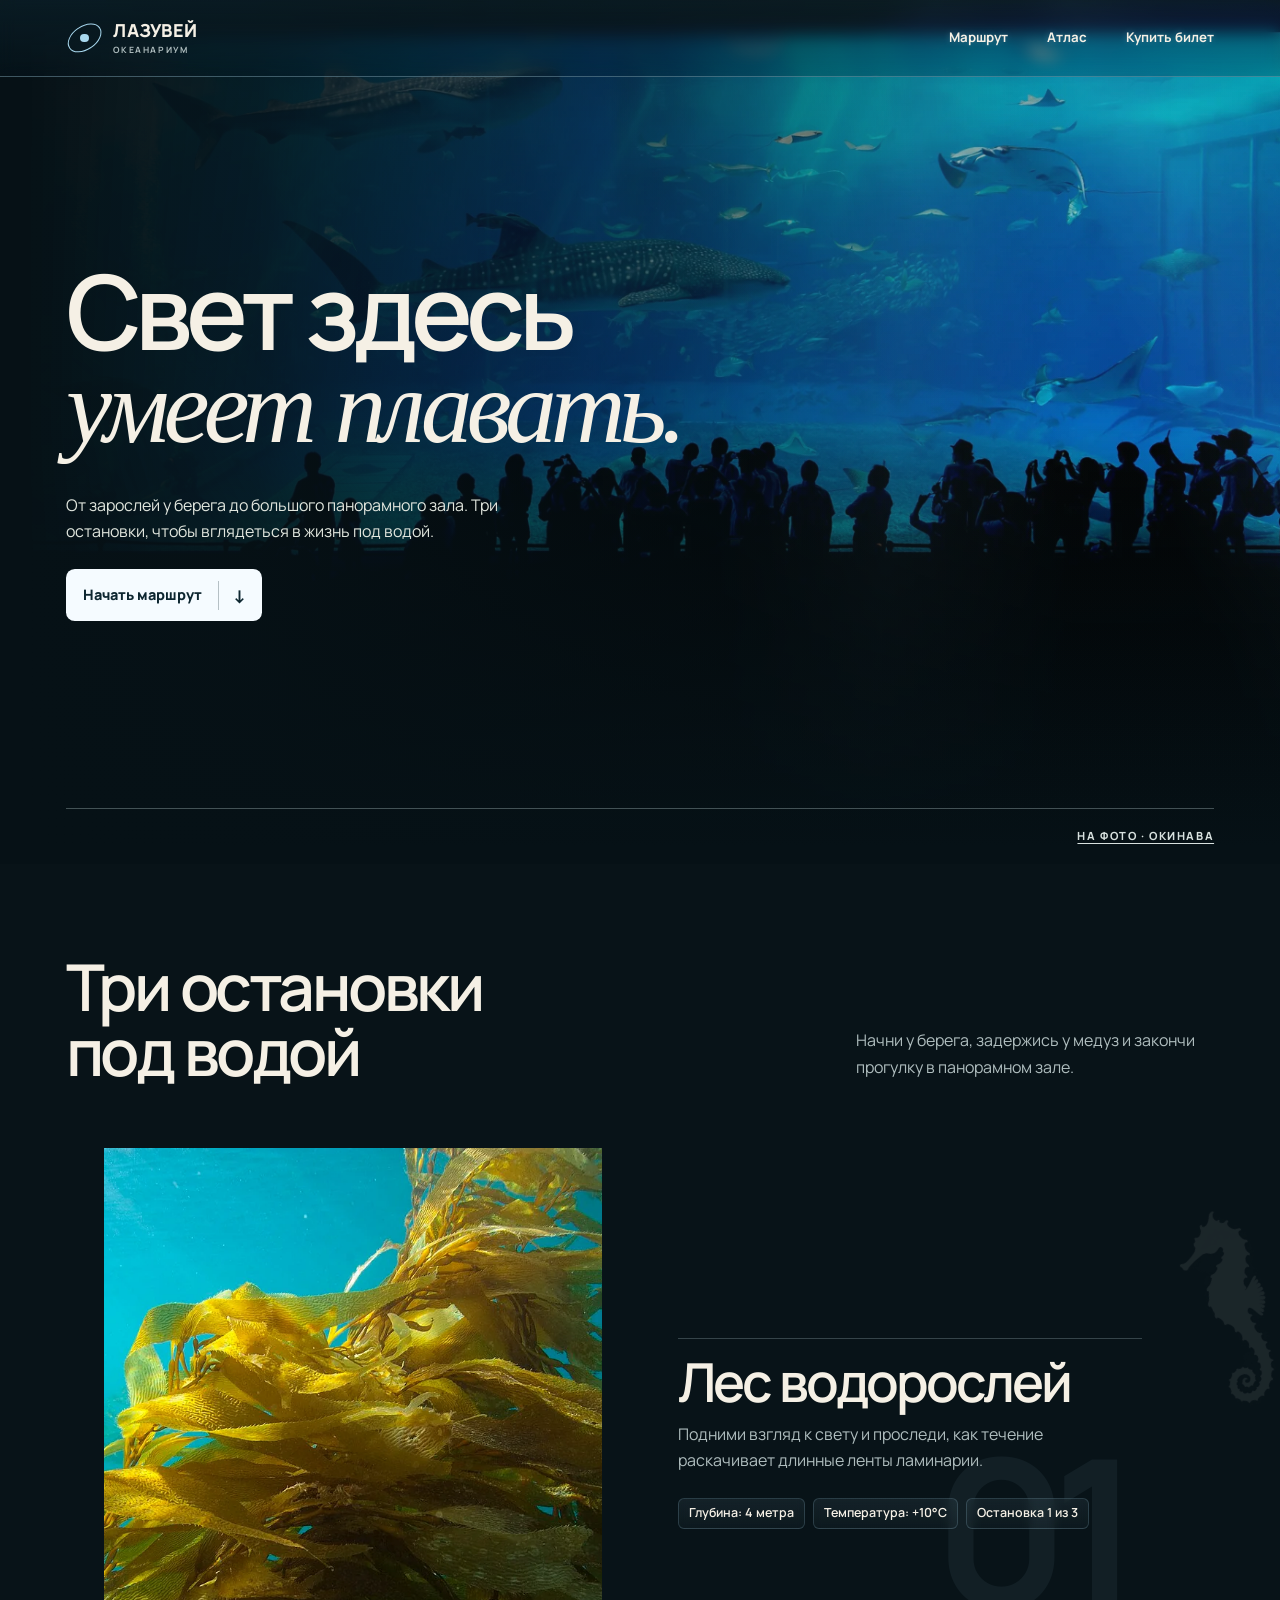
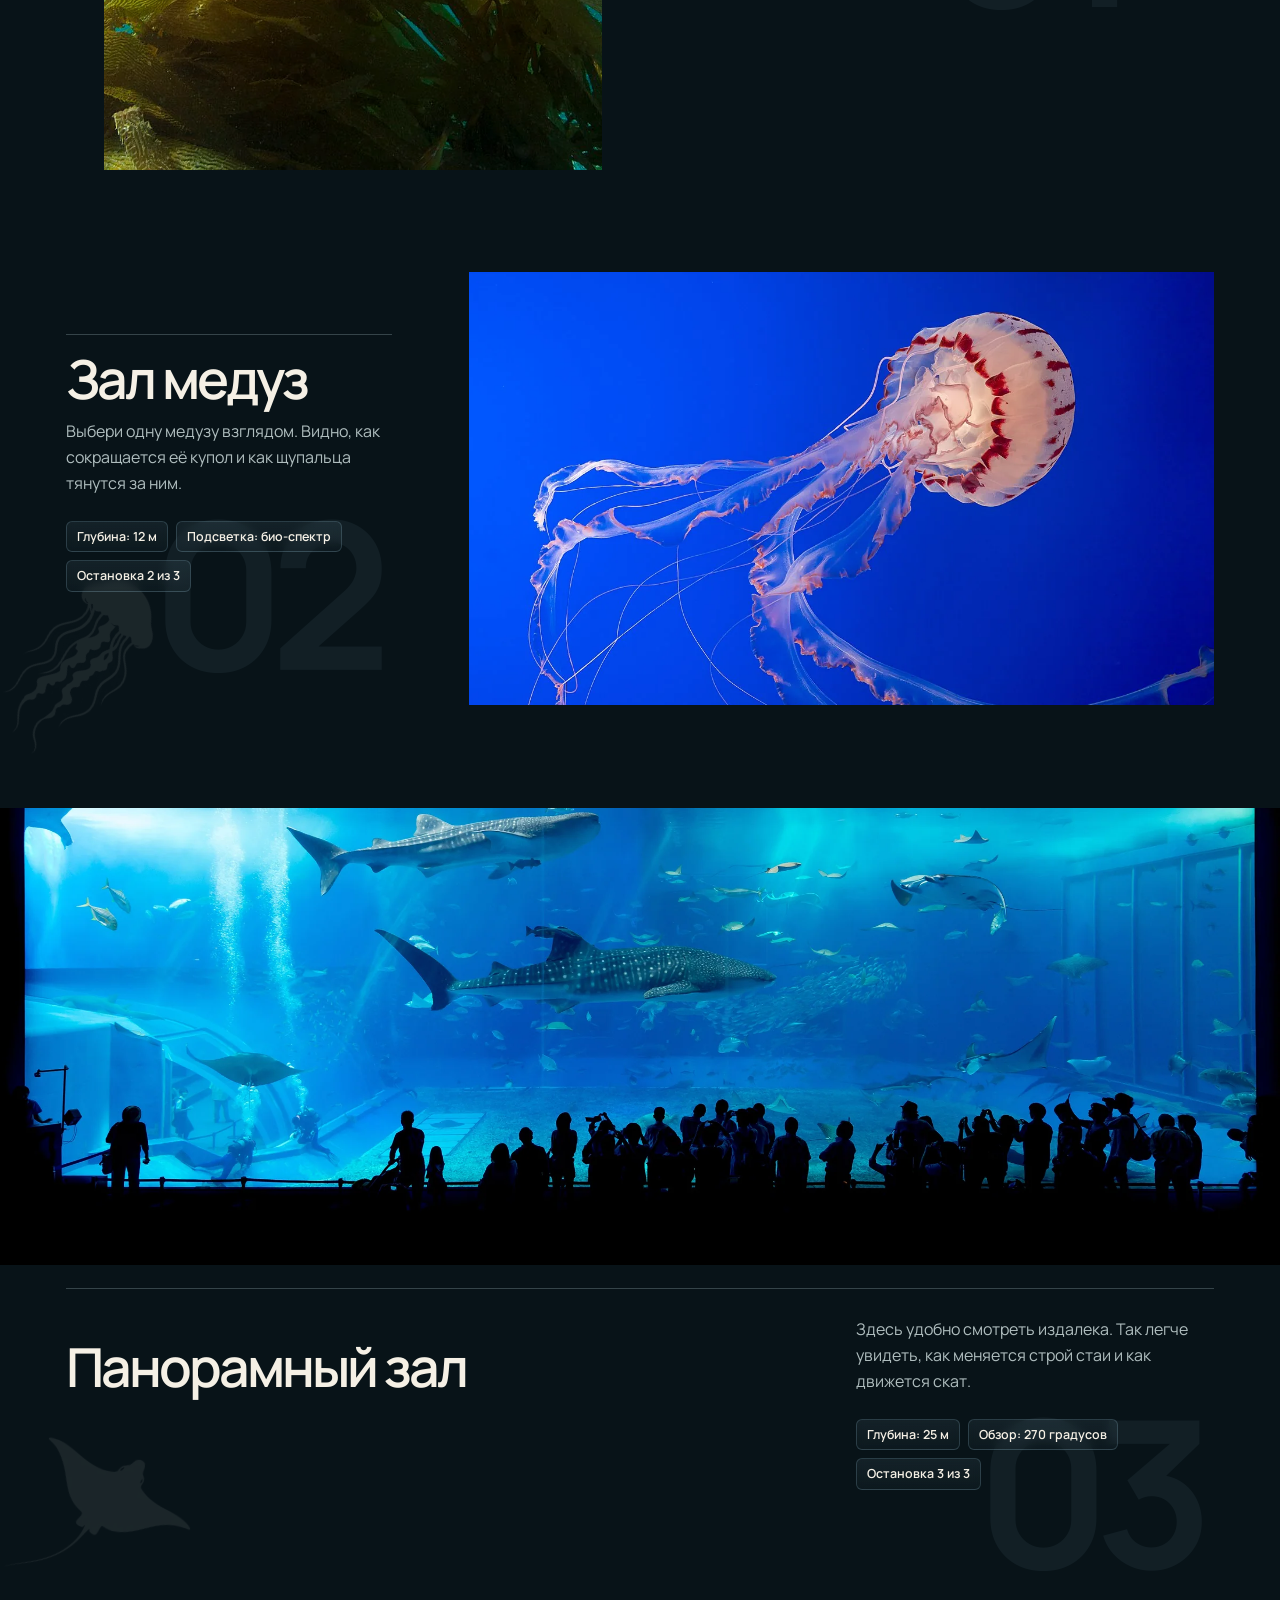
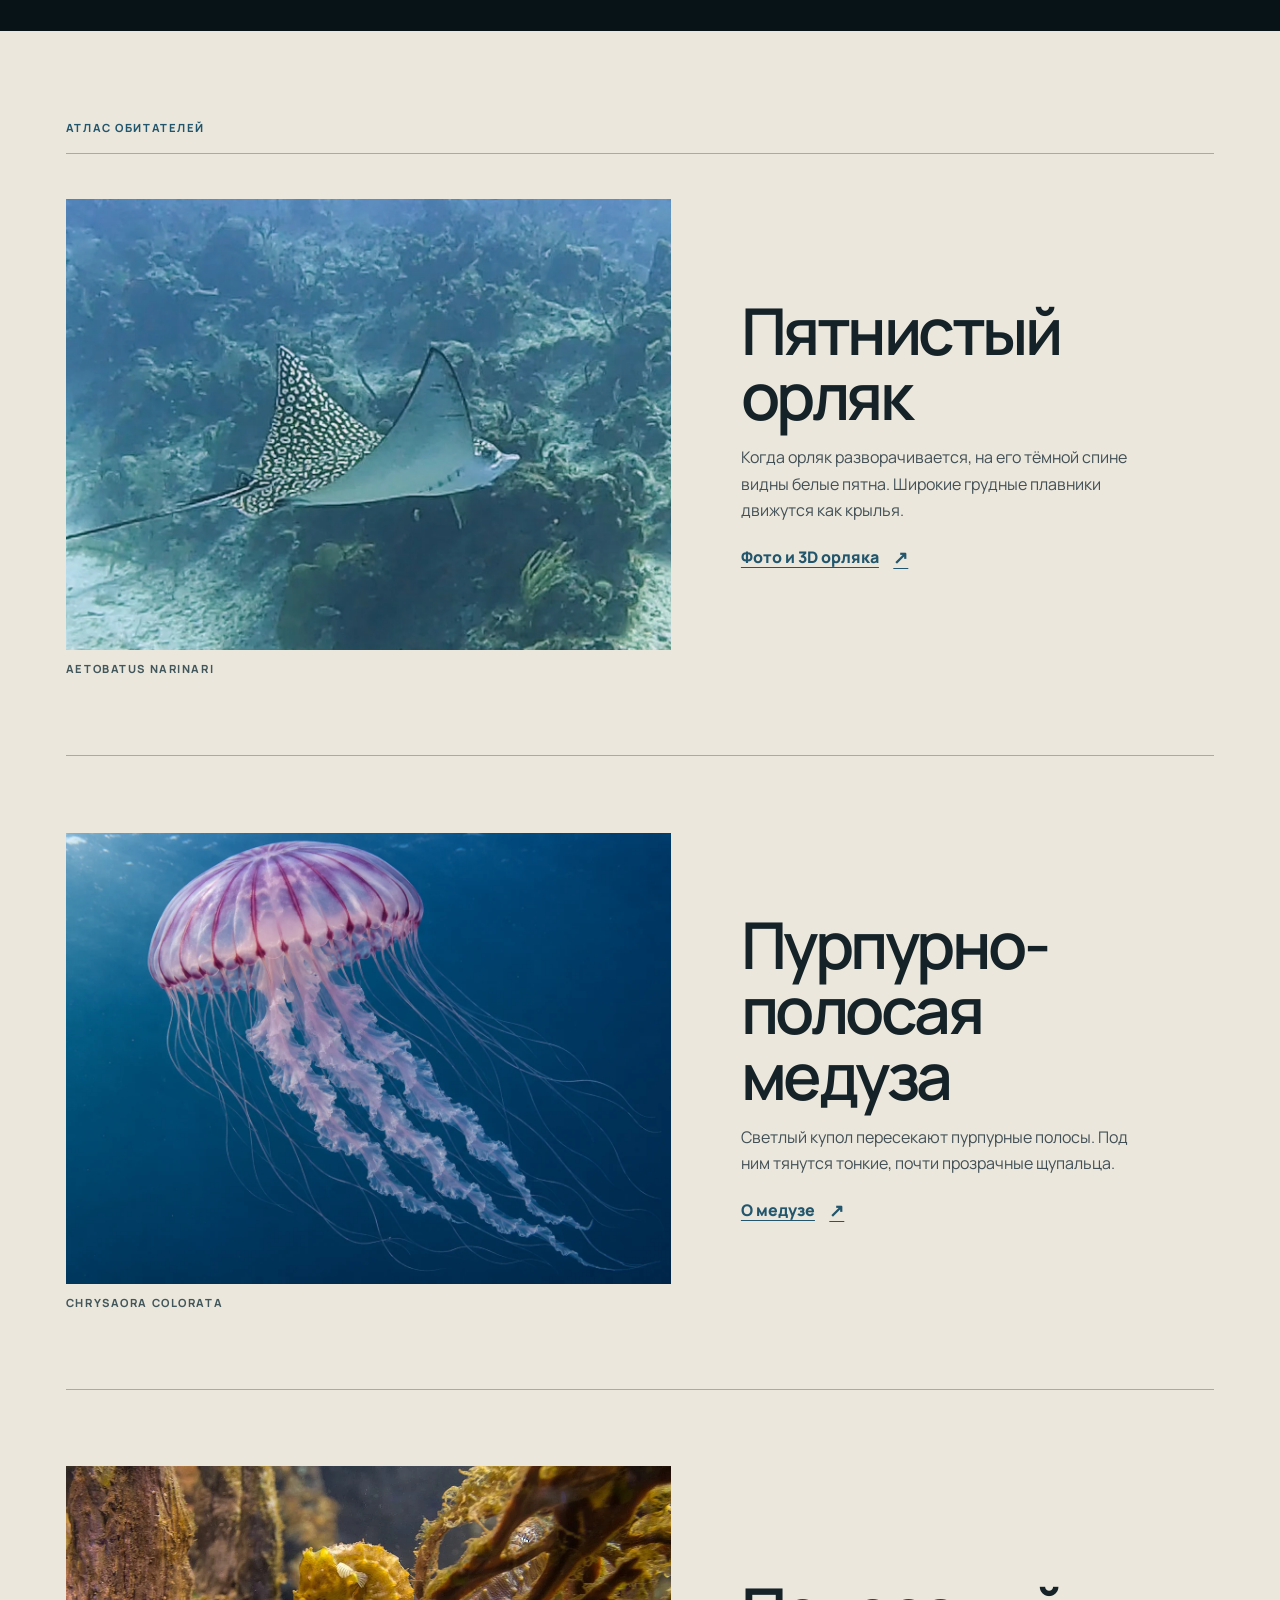
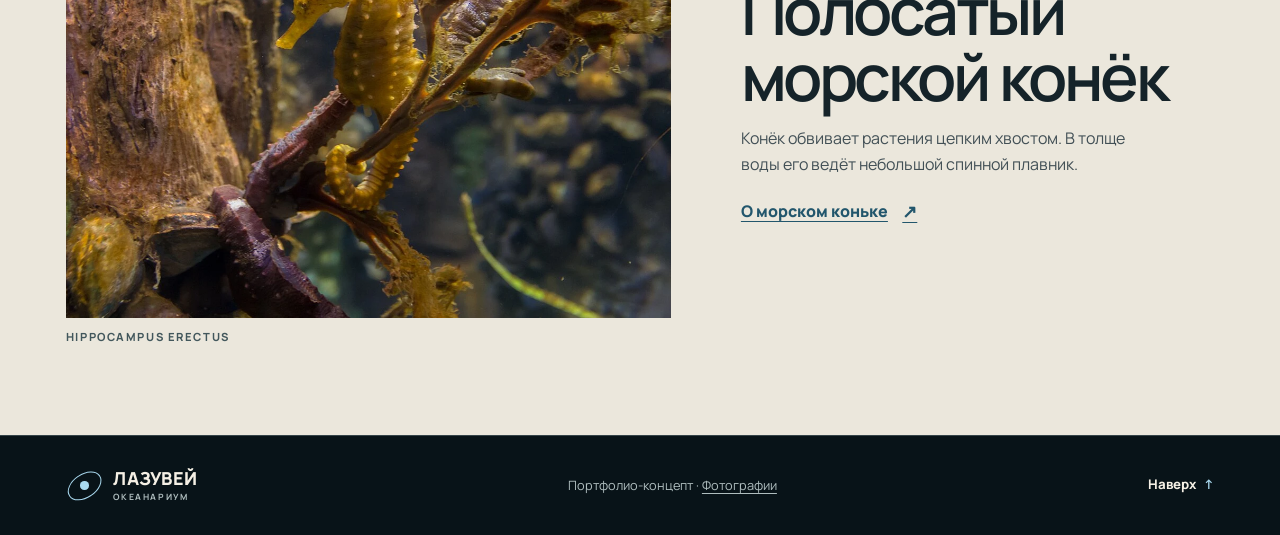
<file: index.html>
<!doctype html>
<html lang="ru">
<head>
  <meta charset="utf-8">
  <meta name="viewport" content="width=device-width, initial-scale=1">
  <meta name="robots" content="noindex">
  <meta name="description" content="«Свет здесь умеет плавать» — цифровая выставка океанариума «Лазувей». Три зала и цифровой атлас обитателей.">
  <meta name="theme-color" content="#081318">
  <title>Свет здесь умеет плавать — океанариум «Лазувей»</title>
  <link rel="icon" href="favicon.svg" type="image/svg+xml">
  <link rel="stylesheet" href="assets/css/style.css">
  <script src="assets/js/hero-motion.js" defer></script>
</head>
<body class="home-page">
  <a class="skip" href="#main">К содержанию</a>
  <header class="site-header" id="top">
    <div class="shell header-inner">
      <a class="brand" href="index.html" aria-label="Лазувей — главная">
        <span class="brand-mark" aria-hidden="true"></span>
        <span>Лазувей<small>Океанариум</small></span>
      </a>
      <nav class="site-nav" id="site-nav" aria-label="Основное меню">
        <a href="#exposition">Маршрут</a>
        <a href="#inhabitants">Атлас</a>
        <a href="tickets.html">Купить билет</a>
      </nav>
    </div>
  </header>

  <main id="main">
    <section class="hero" aria-labelledby="hero-title">
      <button class="skip hero-motion-access" type="button" data-hero-motion hidden>
        <span data-hero-motion-label>Пауза анимации</span>
      </button>
      <div class="hero-scene" aria-hidden="true">
        <canvas class="hero-photo-motion" hidden></canvas>
      </div>
      <div class="hero-water-light" aria-hidden="true"></div>
      <div class="shell hero-inner">
        <div class="hero-copy">
          <h1 id="hero-title">Свет здесь<br><em>умеет плавать.</em></h1>
          <p class="hero-intro">От зарослей у берега до большого панорамного зала. Три остановки, чтобы вглядеться в жизнь под водой.</p>
          <a class="solid-button" href="#exposition">Начать маршрут <span aria-hidden="true">↓</span></a>
        </div>
        <div class="hero-foot label">
          <a href="credits.html">На фото · Окинава</a>
        </div>
      </div>
    </section>

    <section class="exposition" id="exposition" aria-labelledby="exposition-title">
      <div class="shell">
        <div class="section-intro">
          <h2 id="exposition-title">Три остановки<br>под водой</h2>
          <p>Начни у берега, задержись у медуз и закончи прогулку в панорамном зале.</p>
        </div>
        <ol class="rooms" role="list">
          <li class="room room-coast">
            <div class="room-image"><img src="assets/img/kelp.webp" alt="Золотистые ленты гигантских водорослей в бирюзовой воде" width="1280" height="851" loading="lazy"></div>
            <div class="room-copy">
              <h3>Лес водорослей</h3>
              <p>Подними взгляд к свету и проследи, как течение раскачивает длинные ленты ламинарии.</p>
              <ul class="room-facts" role="list">
                <li>Глубина: 4 метра</li>
                <li>Температура: +10°C</li>
                <li>Остановка 1 из 3</li>
              </ul>
              <span class="room-number" aria-hidden="true">01</span>
            </div>
          </li>
          <li class="room room-jelly">
            <div class="room-image"><img src="assets/img/jelly.webp" alt="Розоватый купол медузы и длинные щупальца на синем фоне" width="1280" height="852" loading="lazy"></div>
            <div class="room-copy">
              <h3>Зал медуз</h3>
              <p>Выбери одну медузу взглядом. Видно, как сокращается её купол и как щупальца тянутся за ним.</p>
              <ul class="room-facts" role="list">
                <li>Глубина: 12 м</li>
                <li>Подсветка: био-спектр</li>
                <li>Остановка 2 из 3</li>
              </ul>
              <span class="room-number" aria-hidden="true">02</span>
            </div>
          </li>
          <li class="room room-open">
            <div class="room-image"><img src="assets/img/hero.webp" alt="Силуэты посетителей у большого окна океанариума Тюрауми" width="2400" height="1602" loading="lazy"></div>
            <div class="room-copy">
              <h3>Панорамный зал</h3>
              <p>Здесь удобно смотреть издалека. Так легче увидеть, как меняется строй стаи и как движется скат.</p>
              <ul class="room-facts" role="list">
                <li>Глубина: 25 м</li>
                <li>Обзор: 270 градусов</li>
                <li>Остановка 3 из 3</li>
              </ul>
              <span class="room-number" aria-hidden="true">03</span>
            </div>
          </li>
        </ol>
      </div>
    </section>

    <section class="atlas" id="inhabitants" aria-labelledby="atlas-title">
      <div class="shell">
        <p class="label atlas-name" id="atlas-title">Атлас обитателей</p>
        <div class="atlas-layout">
          <figure class="atlas-figure">
            <img src="assets/img/ray.webp" alt="Пятнистый орляк плывёт над рифом с поднятым плавником" width="1280" height="961" loading="lazy">
            <figcaption class="label">Aetobatus narinari</figcaption>
          </figure>
          <div class="atlas-copy">
            <h2><a href="eagle-ray.html">Пятнистый<br>орляк</a></h2>
            <p>Когда орляк разворачивается, на его тёмной спине видны белые пятна. Широкие грудные плавники движутся как крылья.</p>
            <a class="line-link" href="eagle-ray.html">Фото и 3D орляка <span aria-hidden="true">↗</span></a>
          </div>
        </div>
        <div class="atlas-layout">
          <figure class="atlas-figure">
            <img src="assets/img/purple-jelly.webp" alt="Медуза со светлым куполом в пурпурных полосах и длинными щупальцами в толще воды" width="1440" height="960" loading="lazy">
            <figcaption class="label" lang="la">Chrysaora colorata</figcaption>
          </figure>
          <div class="atlas-copy">
            <h2><a href="purple-jelly.html">Пурпурно&shy;полосая<br>медуза</a></h2>
            <p>Светлый купол пересекают пурпурные полосы. Под ним тянутся тонкие, почти прозрачные щупальца.</p>
            <a class="line-link" href="purple-jelly.html">О медузе <span aria-hidden="true">↗</span></a>
          </div>
        </div>
        <div class="atlas-layout">
          <figure class="atlas-figure">
            <img src="assets/img/lined-seahorse.webp" alt="Жёлто-оливковый полосатый морской конёк обвивает хвостом веточку под водой" width="1280" height="853" loading="lazy">
            <figcaption class="label" lang="la">Hippocampus erectus</figcaption>
          </figure>
          <div class="atlas-copy">
            <h2><a href="lined-seahorse.html">Полосатый<br>морской конёк</a></h2>
            <p>Конёк обвивает растения цепким хвостом. В толще воды его ведёт небольшой спинной плавник.</p>
            <a class="line-link" href="lined-seahorse.html">О морском коньке <span aria-hidden="true">↗</span></a>
          </div>
        </div>
      </div>
    </section>
  </main>

  <footer class="site-footer">
    <div class="shell footer-inner">
      <a class="brand" href="index.html" aria-label="Лазувей — главная"><span class="brand-mark" aria-hidden="true"></span><span>Лазувей<small>Океанариум</small></span></a>
      <p>Портфолио-концепт · <a class="photo-link" href="credits.html">Фотографии</a></p>
      <a class="top-link" href="#top">Наверх <span aria-hidden="true">↑</span></a>
    </div>
  </footer>
</body>
</html>
</file>
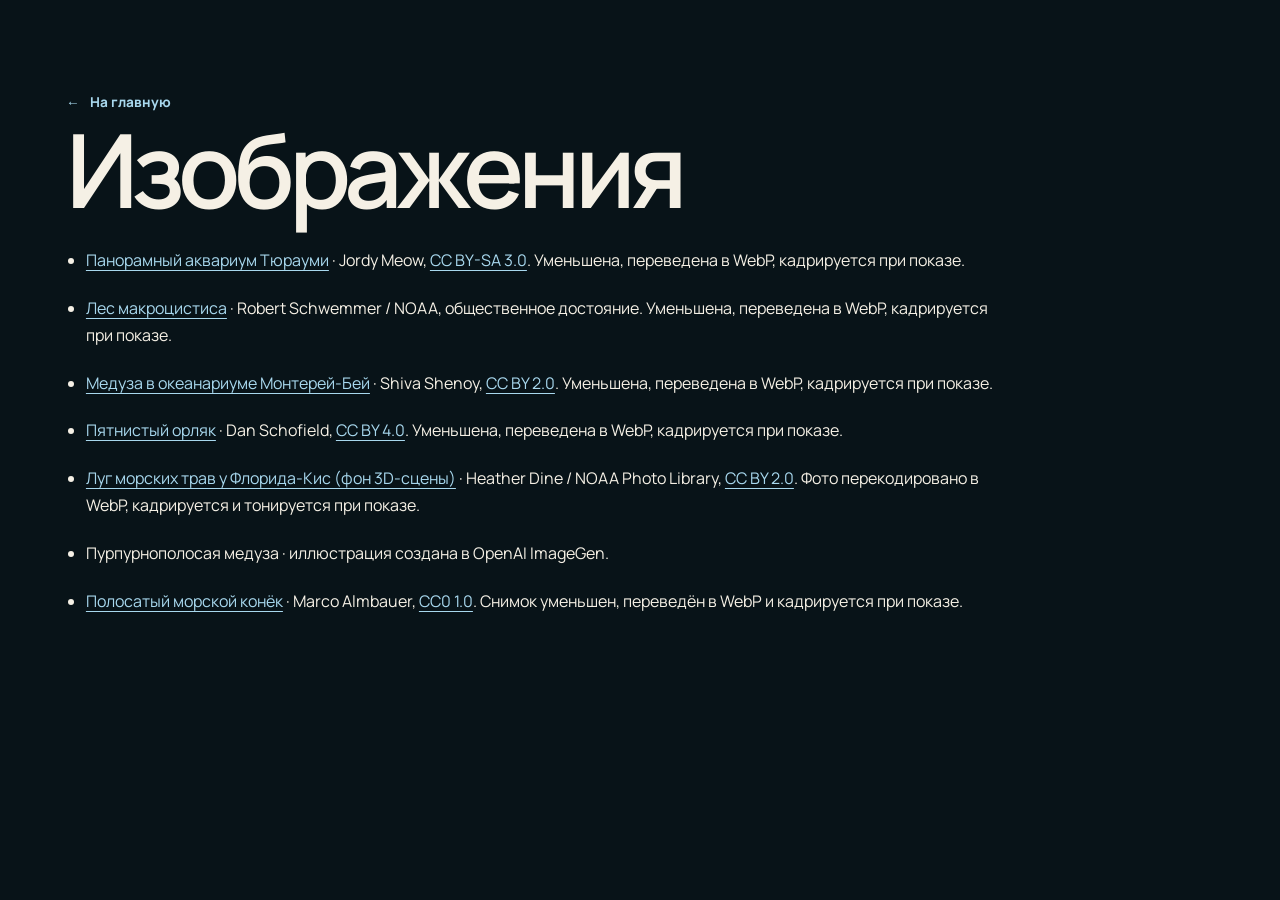
<file: credits.html>
<!doctype html>
<html lang="ru">
<head>
  <meta charset="utf-8">
  <meta name="viewport" content="width=device-width, initial-scale=1">
  <meta name="robots" content="noindex">
  <title>Изображения — океанариум «Лазувей»</title>
  <link rel="icon" href="favicon.svg" type="image/svg+xml">
  <link rel="stylesheet" href="assets/css/style.css">
</head>
<body>
  <main class="shell error-page">
    <a class="back-link" href="index.html"><span aria-hidden="true">←</span> На главную</a>
    <h1>Изображения</h1>
    <ul class="credits-list">
      <li><a href="https://commons.wikimedia.org/wiki/File:Okinawa_Aquarium.jpg">Панорамный аквариум Тюрауми</a> · Jordy Meow, <a href="https://creativecommons.org/licenses/by-sa/3.0/">CC BY-SA 3.0</a>. Уменьшена, переведена в WebP, кадрируется при показе.</li>
      <li><a href="https://commons.wikimedia.org/wiki/File:Macrocystis_pyrifera_kelp_forest_Cojo_Anchorage.jpg">Лес макроцистиса</a> · Robert Schwemmer / NOAA, общественное достояние. Уменьшена, переведена в WebP, кадрируется при показе.</li>
      <li><a href="https://commons.wikimedia.org/wiki/File:Jellyfish_at_Monterey_Bay_Aquarium.jpg">Медуза в океанариуме Монтерей-Бей</a> · Shiva Shenoy, <a href="https://creativecommons.org/licenses/by/2.0/">CC BY 2.0</a>. Уменьшена, переведена в WebP, кадрируется при показе.</li>
      <li id="ray-photo-credit"><a href="https://commons.wikimedia.org/wiki/File:Aetobatus_narinari_342101452.jpg">Пятнистый орляк</a> · Dan Schofield, <a href="https://creativecommons.org/licenses/by/4.0/">CC BY 4.0</a>. Уменьшена, переведена в WebP, кадрируется при показе.</li>
      <li id="ray-habitat"><a href="https://www.flickr.com/photos/noaaphotolib/5077876455/">Луг морских трав у Флорида-Кис (фон 3D-сцены)</a> · Heather Dine / NOAA Photo Library, <a href="https://creativecommons.org/licenses/by/2.0/">CC BY 2.0</a>. Фото перекодировано в WebP, кадрируется и тонируется при показе.</li>
      <li id="purple-jelly-illustrations">Пурпурнополосая медуза · иллюстрация создана в OpenAI ImageGen.</li>
      <li id="lined-seahorse-photo"><a href="https://commons.wikimedia.org/wiki/File:Hippocampus_erectus.jpg">Полосатый морской конёк</a> · Marco Almbauer, <a href="https://creativecommons.org/publicdomain/zero/1.0/">CC0 1.0</a>. Снимок уменьшен, переведён в WebP и кадрируется при показе.</li>
    </ul>
  </main>
</body>
</html>
</file>
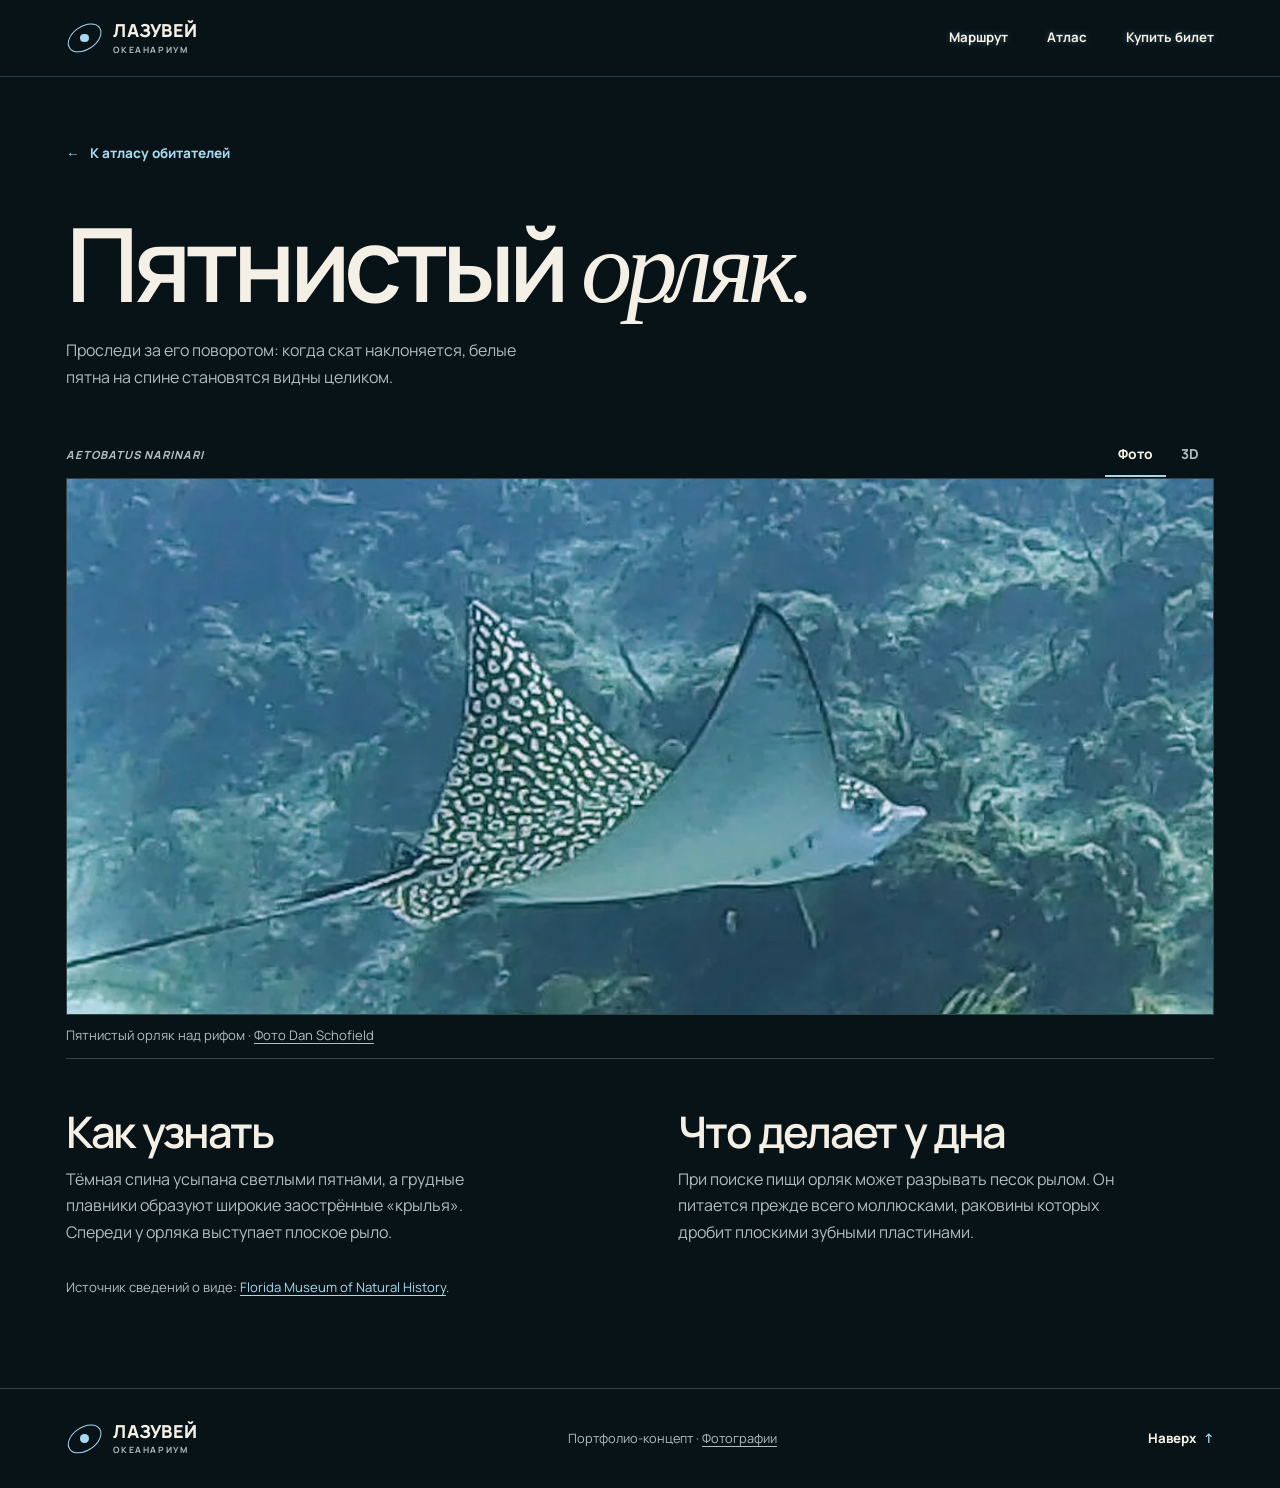
<file: eagle-ray.html>
<!doctype html>
<html lang="ru">
<head>
  <meta charset="utf-8">
  <meta name="viewport" content="width=device-width, initial-scale=1">
  <meta name="robots" content="noindex">
  <meta name="description" content="Пятнистый орляк в атласе океанариума «Лазувей». Как его узнать и за чем понаблюдать.">
  <meta name="theme-color" content="#081318">
  <title>Пятнистый орляк — атлас океанариума «Лазувей»</title>
  <link rel="icon" href="favicon.svg" type="image/svg+xml">
  <link rel="stylesheet" href="assets/css/style.css">
  <link rel="stylesheet" href="assets/css/ray-viewer.css">
  <script src="assets/js/specimen-viewer.js" defer></script>
</head>
<body>
  <a class="skip" href="#main">К содержанию</a>
  <header class="site-header" id="top">
    <div class="shell header-inner">
      <a class="brand" href="index.html" aria-label="Лазувей — главная">
        <span class="brand-mark" aria-hidden="true"></span>
        <span>Лазувей<small>Океанариум</small></span>
      </a>
      <nav class="site-nav" id="site-nav" aria-label="Основное меню">
        <a href="index.html#exposition">Маршрут</a>
        <a href="index.html#inhabitants">Атлас</a>
        <a href="tickets.html">Купить билет</a>
      </nav>
    </div>
  </header>

  <main class="specimen" id="main">
    <article class="shell specimen-inner">
      <a class="back-link" href="index.html#inhabitants"><span aria-hidden="true">←</span> К атласу обитателей</a>
      <header class="specimen-intro">
        <h1>Пятнистый <em>орляк.</em></h1>
        <p>Проследи за его поворотом: когда скат наклоняется, белые пятна на спине становятся видны целиком.</p>
      </header>
      <figure class="specimen-figure" id="ray-viewer-title" data-specimen-viewer data-model="eagle-ray-data.js" aria-label="Пятнистый орляк — фото и 3D">
        <div class="specimen-toolbar">
          <i class="label specimen-name" lang="la">Aetobatus narinari</i>
          <div class="specimen-modes" role="group" aria-label="Вид экспоната" hidden>
            <button type="button" data-show-illustration aria-pressed="true" aria-controls="ray-photo">Фото</button>
            <button type="button" data-show-model aria-pressed="false" aria-controls="ray-scene">3D</button>
          </div>
        </div>
        <div class="specimen-window">
          <div id="ray-photo" data-specimen-image>
            <img src="assets/img/ray.webp" alt="Пятнистый орляк над рифом, длинный хвост вытянут позади" width="1280" height="961" fetchpriority="high">
          </div>
          <div id="ray-scene" data-specimen-scene hidden>
            <div class="ray-stage">
              <canvas tabindex="0" aria-label="Трёхмерная модель пятнистого орляка. Стрелки поворачивают модель, пробел включает или приостанавливает плавание."></canvas>
            </div>
          </div>
        </div>
        <figcaption class="specimen-caption">
          <p data-image-caption>Пятнистый орляк над рифом · <a href="credits.html#ray-photo-credit">Фото Dan Schofield</a></p>
          <p data-habitat-caption hidden>Среда обитания · <a href="credits.html#ray-habitat">Луг морских трав у Флорида-Кис</a></p>
          <p class="ray-status" role="status"></p>
        </figcaption>
      </figure>
      <div class="specimen-details">
        <section>
          <h2>Как узнать</h2>
          <p>Тёмная спина усыпана светлыми пятнами, а грудные плавники образуют широкие заострённые «крылья». Спереди у орляка выступает плоское рыло.</p>
        </section>
        <section>
          <h2>Что делает у дна</h2>
          <p>При поиске пищи орляк может разрывать песок рылом. Он питается прежде всего моллюсками, раковины которых дробит плоскими зубными пластинами.</p>
        </section>
      </div>
      <p class="specimen-source">Источник сведений о виде: <a href="https://www.floridamuseum.ufl.edu/discover-fish/species-profiles/spotted-eagle-ray/" hreflang="en">Florida Museum of Natural History</a>.</p>
    </article>
  </main>

  <footer class="site-footer">
    <div class="shell footer-inner">
      <a class="brand" href="index.html" aria-label="Лазувей — главная"><span class="brand-mark" aria-hidden="true"></span><span>Лазувей<small>Океанариум</small></span></a>
      <p>Портфолио-концепт · <a class="photo-link" href="credits.html">Фотографии</a></p>
      <a class="top-link" href="#top">Наверх <span aria-hidden="true">↑</span></a>
    </div>
  </footer>
</body>
</html>
</file>
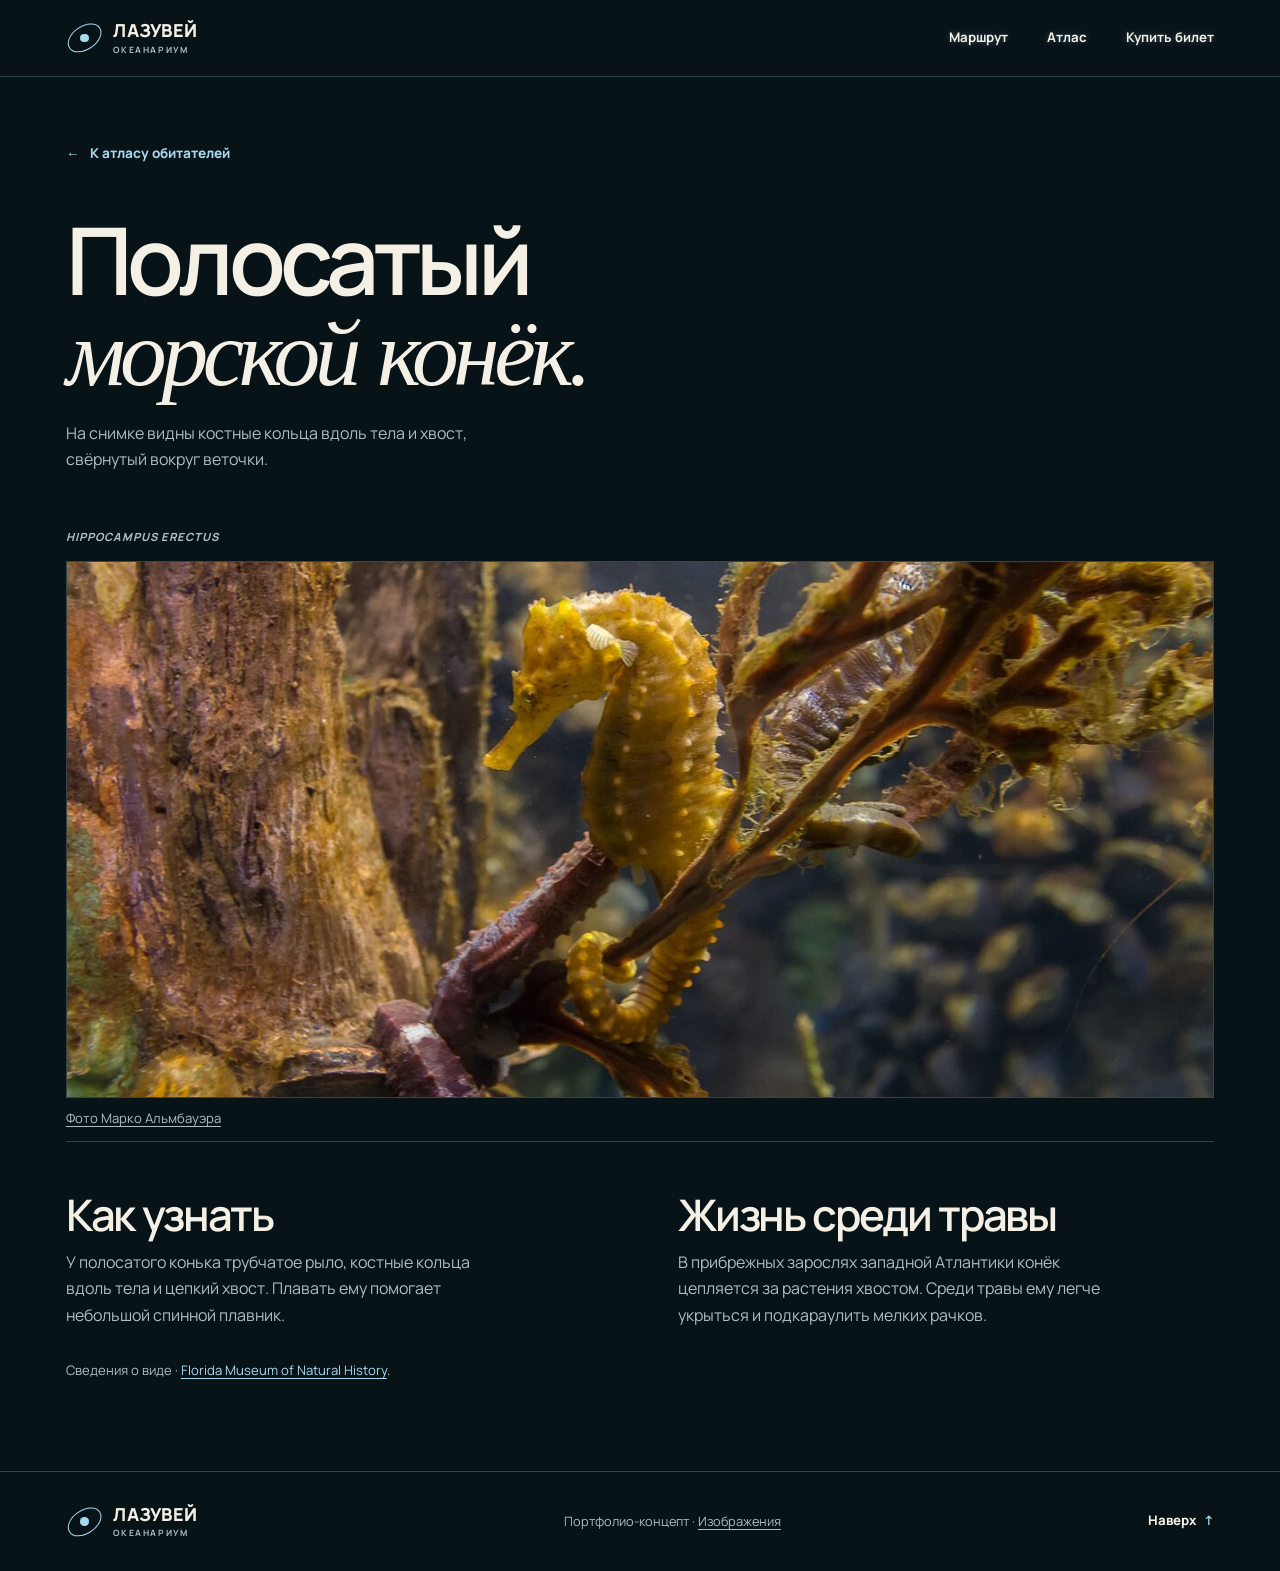
<file: lined-seahorse.html>
<!doctype html>
<html lang="ru">
<head>
  <meta charset="utf-8">
  <meta name="viewport" content="width=device-width, initial-scale=1">
  <meta name="robots" content="noindex">
  <meta name="description" content="Полосатый морской конёк в атласе океанариума «Лазувей». Фотография, особенности вида и среда обитания.">
  <meta name="theme-color" content="#081318">
  <title>Полосатый морской конёк — атлас океанариума «Лазувей»</title>
  <link rel="icon" href="favicon.svg" type="image/svg+xml">
  <link rel="stylesheet" href="assets/css/style.css">
</head>
<body>
  <a class="skip" href="#main">К содержанию</a>
  <header class="site-header" id="top">
    <div class="shell header-inner">
      <a class="brand" href="index.html" aria-label="Лазувей — главная">
        <span class="brand-mark" aria-hidden="true"></span>
        <span>Лазувей<small>Океанариум</small></span>
      </a>
      <nav class="site-nav" aria-label="Основное меню">
        <a href="index.html#exposition">Маршрут</a>
        <a href="index.html#inhabitants">Атлас</a>
        <a href="tickets.html">Купить билет</a>
      </nav>
    </div>
  </header>

  <main class="specimen" id="main">
    <article class="shell specimen-inner">
      <a class="back-link" href="index.html#inhabitants"><span aria-hidden="true">←</span> К атласу обитателей</a>
      <header class="specimen-intro">
        <h1 class="specimen-title-long">Полосатый<br><em>морской конёк.</em></h1>
        <p>На снимке видны костные кольца вдоль тела и хвост, свёрнутый вокруг веточки.</p>
      </header>
      <figure class="specimen-figure specimen-figure--seahorse">
        <div class="specimen-toolbar">
          <i class="label specimen-name" lang="la">Hippocampus erectus</i>
        </div>
        <div class="specimen-window">
          <img src="assets/img/lined-seahorse.webp" alt="Жёлто-оливковый полосатый морской конёк обвивает хвостом веточку под водой" width="1280" height="853" fetchpriority="high">
        </div>
        <figcaption class="specimen-caption">
          <a href="credits.html#lined-seahorse-photo">Фото Марко Альмбауэра</a>
        </figcaption>
      </figure>
      <div class="specimen-details">
        <section>
          <h2>Как узнать</h2>
          <p>У полосатого конька трубчатое рыло, костные кольца вдоль тела и цепкий хвост. Плавать ему помогает небольшой спинной плавник.</p>
        </section>
        <section>
          <h2>Жизнь среди травы</h2>
          <p>В прибрежных зарослях западной Атлантики конёк цепляется за растения хвостом. Среди травы ему легче укрыться и подкараулить мелких рачков.</p>
        </section>
      </div>
      <p class="specimen-source">Сведения о виде · <a href="https://www.floridamuseum.ufl.edu/discover-fish/species-profiles/lined-seahorse/" hreflang="en">Florida Museum of Natural History</a>.</p>
    </article>
  </main>

  <footer class="site-footer">
    <div class="shell footer-inner">
      <a class="brand" href="index.html" aria-label="Лазувей — главная"><span class="brand-mark" aria-hidden="true"></span><span>Лазувей<small>Океанариум</small></span></a>
      <p>Портфолио-концепт · <a class="photo-link" href="credits.html">Изображения</a></p>
      <a class="top-link" href="#top">Наверх <span aria-hidden="true">↑</span></a>
    </div>
  </footer>
</body>
</html>
</file>
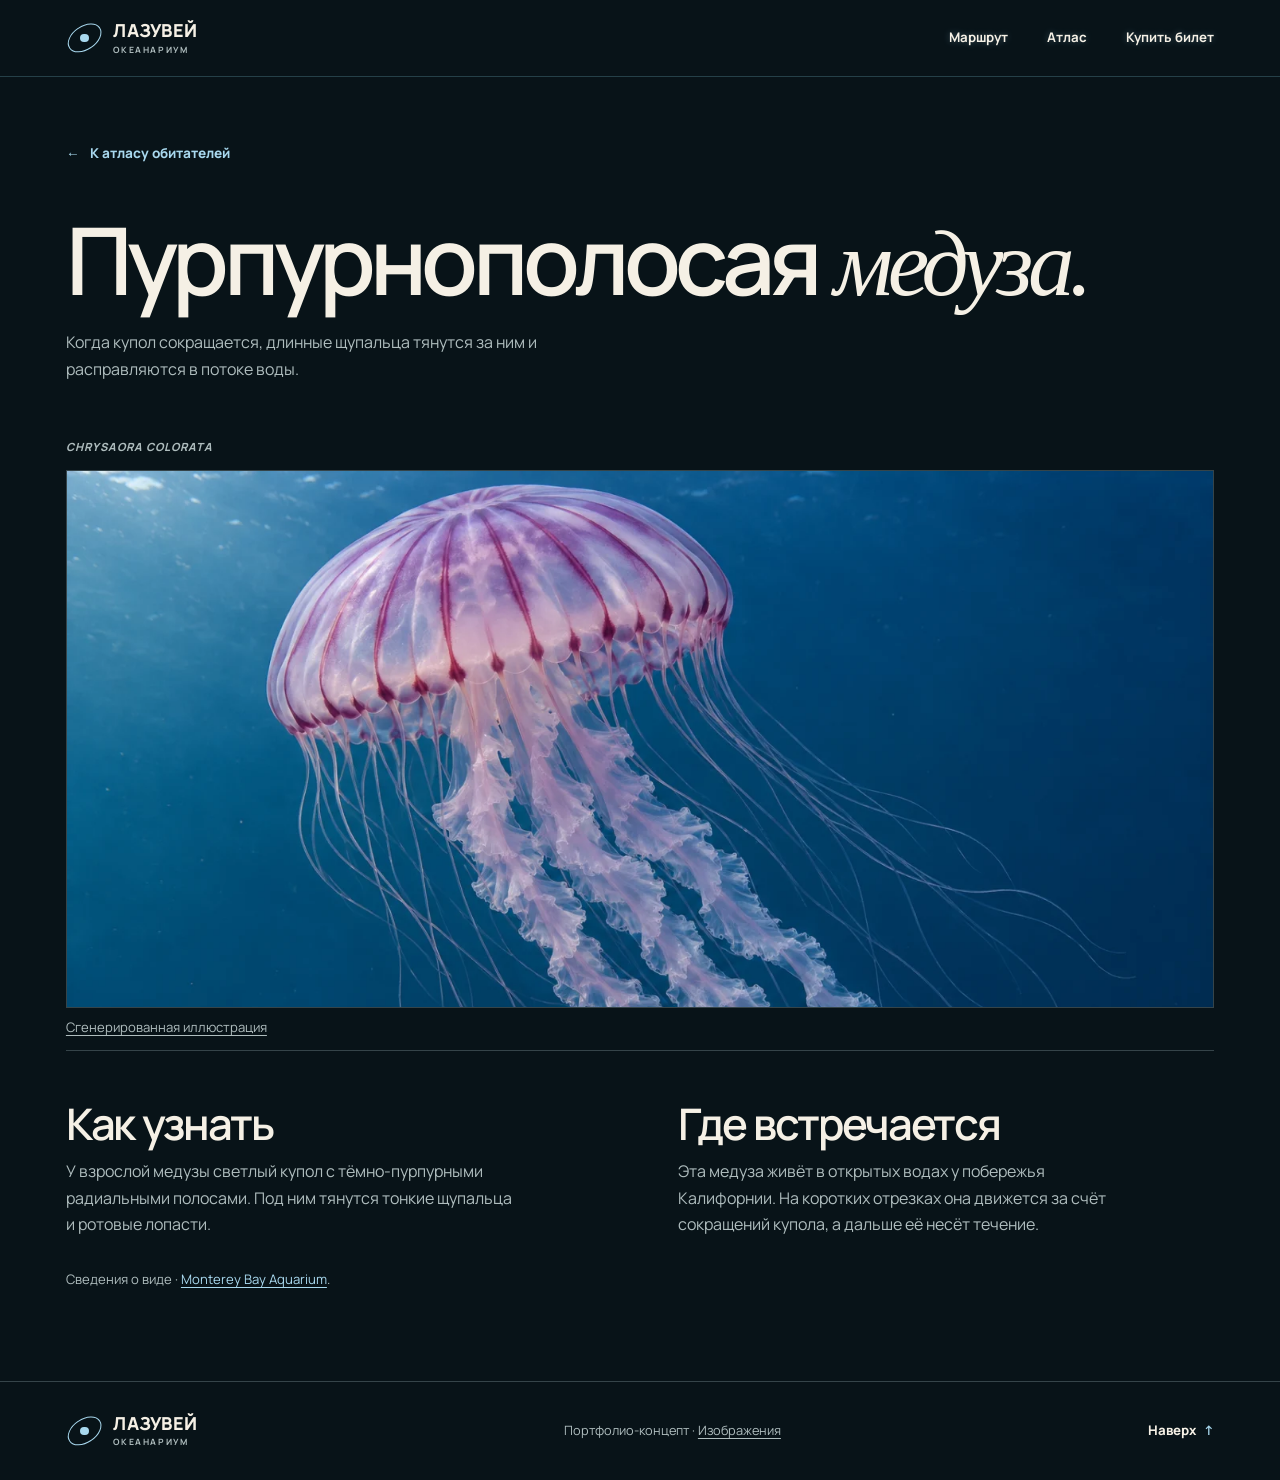
<file: purple-jelly.html>
<!doctype html>
<html lang="ru">
<head>
  <meta charset="utf-8">
  <meta name="viewport" content="width=device-width, initial-scale=1">
  <meta name="robots" content="noindex">
  <meta name="description" content="Пурпурнополосая медуза в атласе океанариума «Лазувей». Иллюстрация, особенности вида и среда обитания.">
  <meta name="theme-color" content="#081318">
  <title>Пурпурнополосая медуза — атлас океанариума «Лазувей»</title>
  <link rel="icon" href="favicon.svg" type="image/svg+xml">
  <link rel="stylesheet" href="assets/css/style.css">
</head>
<body>
  <a class="skip" href="#main">К содержанию</a>
  <header class="site-header" id="top">
    <div class="shell header-inner">
      <a class="brand" href="index.html" aria-label="Лазувей — главная">
        <span class="brand-mark" aria-hidden="true"></span>
        <span>Лазувей<small>Океанариум</small></span>
      </a>
      <nav class="site-nav" aria-label="Основное меню">
        <a href="index.html#exposition">Маршрут</a>
        <a href="index.html#inhabitants">Атлас</a>
        <a href="tickets.html">Купить билет</a>
      </nav>
    </div>
  </header>

  <main class="specimen" id="main">
    <article class="shell specimen-inner">
      <a class="back-link" href="index.html#inhabitants"><span aria-hidden="true">←</span> К атласу обитателей</a>
      <header class="specimen-intro">
        <h1 class="specimen-title-long">Пурпурно&shy;полосая <em>медуза.</em></h1>
        <p>Когда купол сокращается, длинные щупальца тянутся за ним и расправляются в потоке воды.</p>
      </header>
      <figure class="specimen-figure specimen-figure--jelly">
        <div class="specimen-toolbar">
          <i class="label specimen-name" lang="la">Chrysaora colorata</i>
        </div>
        <div class="specimen-window">
          <img src="assets/img/purple-jelly.webp" alt="Медуза со светлым куполом в пурпурных полосах и длинными щупальцами в толще воды" width="1440" height="960" fetchpriority="high">
        </div>
        <figcaption class="specimen-caption">
          <a href="credits.html#purple-jelly-illustrations">Сгенерированная иллюстрация</a>
        </figcaption>
      </figure>
      <div class="specimen-details">
        <section>
          <h2>Как узнать</h2>
          <p>У взрослой медузы светлый купол с тёмно-пурпурными радиальными полосами. Под ним тянутся тонкие щупальца и ротовые лопасти.</p>
        </section>
        <section>
          <h2>Где встречается</h2>
          <p>Эта медуза живёт в открытых водах у побережья Калифорнии. На коротких отрезках она движется за счёт сокращений купола, а дальше её несёт течение.</p>
        </section>
      </div>
      <p class="specimen-source">Сведения о виде · <a href="https://www.montereybayaquarium.org/animals-the-ocean/animals-a-to-z/purple-striped-jelly" hreflang="en">Monterey Bay Aquarium</a>.</p>
    </article>
  </main>

  <footer class="site-footer">
    <div class="shell footer-inner">
      <a class="brand" href="index.html" aria-label="Лазувей — главная"><span class="brand-mark" aria-hidden="true"></span><span>Лазувей<small>Океанариум</small></span></a>
      <p>Портфолио-концепт · <a class="photo-link" href="credits.html">Изображения</a></p>
      <a class="top-link" href="#top">Наверх <span aria-hidden="true">↑</span></a>
    </div>
  </footer>
</body>
</html>
</file>
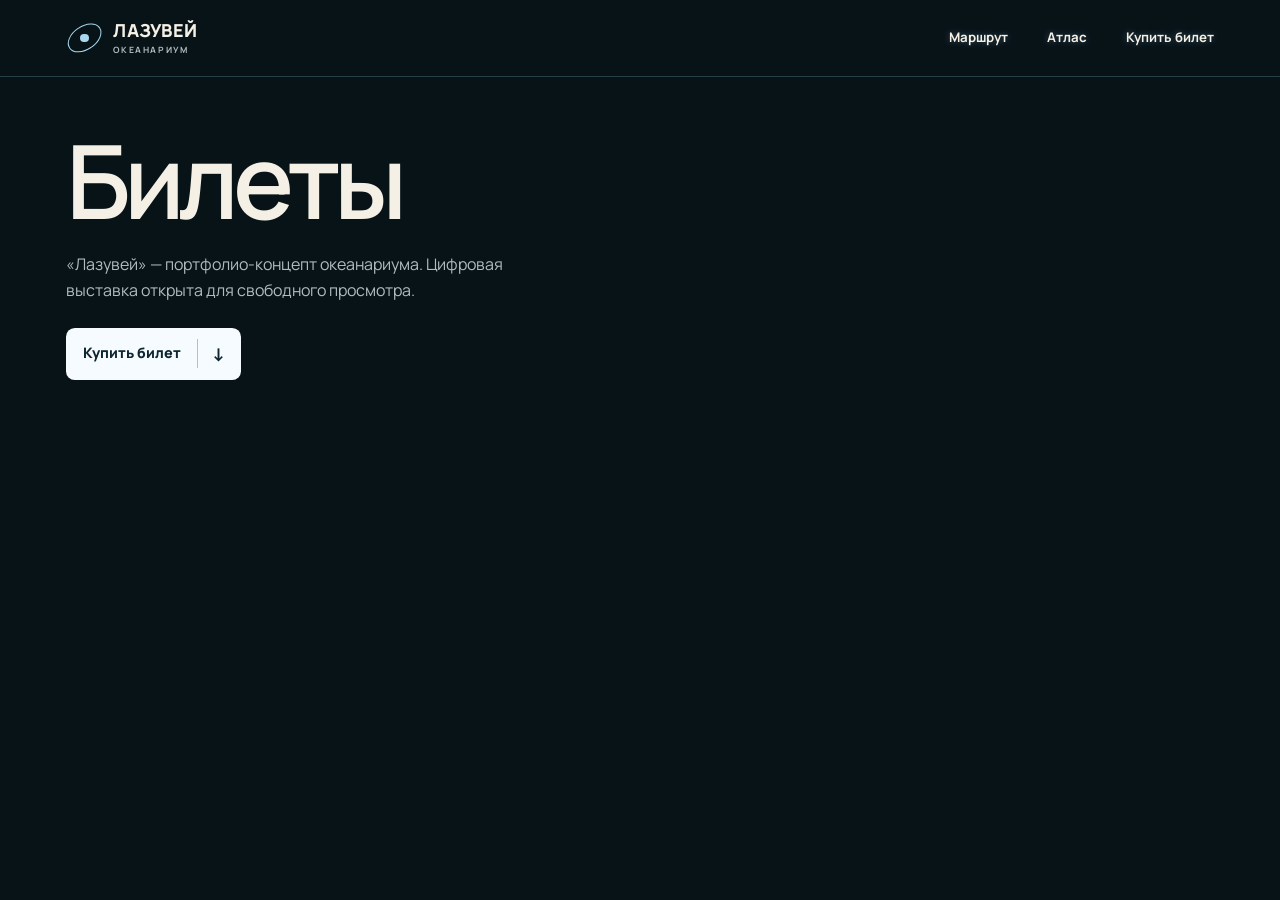
<file: tickets.html>
<!doctype html>
<html lang="ru">
<head>
  <meta charset="utf-8">
  <meta name="viewport" content="width=device-width, initial-scale=1">
  <meta name="robots" content="noindex">
  <meta name="description" content="Билеты и свободный просмотр цифровой выставки океанариума «Лазувей».">
  <meta name="theme-color" content="#081318">
  <title>Билеты — океанариум «Лазувей»</title>
  <link rel="icon" href="favicon.svg" type="image/svg+xml">
  <link rel="stylesheet" href="assets/css/style.css">
</head>
<body>
  <a class="skip" href="#main">К содержанию</a>
  <header class="site-header" id="top">
    <div class="shell header-inner">
      <a class="brand" href="index.html" aria-label="Лазувей — главная">
        <span class="brand-mark" aria-hidden="true"></span>
        <span>Лазувей<small>Океанариум</small></span>
      </a>
      <nav class="site-nav" id="site-nav" aria-label="Основное меню">
        <a href="index.html#exposition">Маршрут</a>
        <a href="index.html#inhabitants">Атлас</a>
        <a href="tickets.html" aria-current="page">Купить билет</a>
      </nav>
    </div>
  </header>

  <main class="shell tickets-page" id="main">
    <h1>Билеты</h1>
    <p>«Лазувей» — портфолио-концепт океанариума. Цифровая выставка открыта для свободного просмотра.</p>
    <details class="ticket-details">
      <summary class="solid-button">Купить билет <span aria-hidden="true">↓</span></summary>
      <div class="ticket-preview">
        <h2>Демонстрационный билет</h2>
        <a class="back-link" href="index.html#exposition">Начать маршрут <span aria-hidden="true">→</span></a>
      </div>
    </details>
  </main>
</body>
</html>
</file>
<file: assets/css/style.css>
@font-face {
  font-family: "Manrope";
  src: url("../fonts/manrope-cyrillic-wght-normal.woff2") format("woff2");
  font-weight: 200 800;
  font-display: swap;
  unicode-range: U+0301,U+0400-045F,U+0490-0491,U+04B0-04B1,U+2116;
}

@font-face {
  font-family: "Manrope";
  src: url("../fonts/manrope-latin-wght-normal.woff2") format("woff2");
  font-weight: 200 800;
  font-display: swap;
  unicode-range: U+0000-00FF,U+0100-017F,U+2000-206F,U+2191,U+2193,U+2212;
}

:root {
  color-scheme: dark;
  --ink: #081318;
  --paper: #ebe7dc;
  --white: #f5f0e5;
  --dim: #afbdbe;
  --accent: #a8d8ee;
  --accent-on-paper: #22566c;
  --button-fill: #f5fbff;
  --button-ink: #0d2630;
  --rule: #354449;
  --control-radius: .55rem;
  --gutter: clamp(1.25rem, 5.15vw, 5.75rem);
  --max: 92rem;
  --sans: "Manrope", "Segoe UI", sans-serif;
  --serif: Georgia, "Times New Roman", serif;
}

*, *::before, *::after { box-sizing: border-box; }
[hidden] { display: none !important; }
html { scroll-behavior: smooth; }
body { margin: 0; background: var(--ink); color: var(--white); font: 1rem/1.65 var(--sans); }
a { color: inherit; text-underline-offset: .24em; }
a:focus-visible, button:focus-visible, summary:focus-visible { outline: 2px solid currentColor; outline-offset: 5px; }
img { display: block; width: 100%; height: auto; }
h1, h2, h3, p, figure { margin: 0; }
h2 { font-size: clamp(2.4rem, 5.05vw, 5.8rem); line-height: 1.01; letter-spacing: -.054em; word-spacing: .025em; font-weight: 600; }
.shell { width: min(100%, var(--max)); margin-inline: auto; padding-inline: var(--gutter); }
.label { font-size: .7rem; letter-spacing: .14em; line-height: 1.5; font-weight: 750; text-transform: uppercase; }
.signal { display: inline-block; width: .46rem; height: .46rem; border-radius: 50%; background: currentColor; flex: none; }
.section-label { display: flex; align-items: center; gap: .65rem; color: var(--accent); }
.section-label { margin-bottom: 1.35rem; }
.skip { position: fixed; z-index: 10; top: .75rem; left: .75rem; padding: .65rem 1rem; transform: translateY(-180%); opacity: 0; pointer-events: none; color: var(--ink); background: var(--paper); }
.skip:focus { transform: none; opacity: 1; pointer-events: auto; }

.site-header { position: relative; z-index: 2; border-bottom: 1px solid #254048; background: var(--ink); }
.header-inner, .footer-inner { display: flex; justify-content: space-between; align-items: center; gap: 1rem; }
.header-inner { min-height: 4.75rem; }
.home-page { --header-height: calc(4.75rem + 1px); }
.home-page .site-header {
  position: absolute;
  inset: 0 0 auto;
  border-color: rgb(186 225 240 / 30%);
  background: linear-gradient(180deg, rgb(15 39 49 / 48%), rgb(8 23 32 / 24%));
  -webkit-backdrop-filter: blur(8px) saturate(1.15);
  backdrop-filter: blur(8px) saturate(1.15);
}
.brand { display: inline-flex; align-items: center; gap: .67rem; text-decoration: none; font-size: 1.12rem; font-weight: 800; line-height: 1.04; letter-spacing: .015em; text-transform: uppercase; }
.brand small { display: block; margin-top: .35rem; font-size: .54rem; letter-spacing: .185em; font-weight: 700; color: var(--dim); }
.brand-mark { display: grid; flex: none; width: 2.3rem; height: 2.3rem; place-items: center; color: var(--accent); }
.brand-mark::before, .brand-mark::after { grid-area: 1 / 1; content: ""; }
.brand-mark::before { width: 100%; height: 64%; border: 1.5px solid; border-radius: 50%; transform: rotate(-34deg); }
.brand-mark::after { width: .53rem; aspect-ratio: 1; border-radius: 50%; background: currentColor; }
.site-nav { display: flex; align-items: center; gap: clamp(1rem, 3.05vw, 3.2rem); font-size: .83rem; font-weight: 700; }
.site-nav a, .top-link { text-decoration: none; }
.site-nav a {
  display: flex;
  align-items: center;
  min-height: 2.75rem;
  text-shadow: 0 0 .55em rgb(168 216 238 / 32%);
  transition: color .18s, text-shadow .18s;
}
.site-nav a:is(:hover, :focus-visible) {
  color: var(--accent);
  text-shadow: 0 0 .65em rgb(168 216 238 / 65%);
}
.top-link:hover, .photo-link:hover { color: var(--accent); }
.solid-button {
  display: inline-flex;
  align-items: center;
  justify-content: space-between;
  border-radius: var(--control-radius);
  transition: background-color .18s;
}
.hero { position: relative; overflow: hidden; isolation: isolate; background: #062027; }
.hero-scene {
  position: absolute;
  --hero-crop: 1.28;
  --hero-position: 57% 42%;
  z-index: -3;
  inset: 0;
  background: url("../img/hero.webp") var(--hero-position) / cover no-repeat;
  transform: scale(var(--hero-crop));
  transform-origin: 57% 75%;
}
.hero-water-light {
  position: absolute;
  z-index: -2;
  inset: -10% -6%;
  pointer-events: none;
  background:
    radial-gradient(ellipse at 76% -8%, rgb(151 222 241 / 28%), transparent 53%),
    conic-gradient(from 0deg at 72% -14%,
      transparent 138deg, rgb(137 214 238 / 19%) 154deg, transparent 164deg,
      transparent 172deg, rgb(127 205 238 / 16%) 185deg, transparent 197deg);
  mix-blend-mode: screen;
  opacity: .38;
}
.hero-photo-motion {
  position: absolute;
  inset: 0;
  width: 100%;
  height: 100%;
  object-fit: cover;
  object-position: var(--hero-position);
  pointer-events: none;
}
.hero::before { position: absolute; z-index: -1; inset: 0; content: ""; background: linear-gradient(90deg, #061116 2%, #061116e8 20%, #06111682 52%, #0611160f 84%), linear-gradient(0deg, #061116 2%, transparent 51%, #07151a3b 100%); }
.hero-inner {
  display: flex;
  flex-direction: column;
  min-height: clamp(45rem, 96svh, 57rem);
  padding-top: var(--header-height);
}
.hero-copy { display: flex; flex: 1; flex-direction: column; align-items: flex-start; justify-content: center; padding-block: clamp(3rem, 6vw, 6.75rem); }
.hero h1, .specimen h1, .error-page h1, .tickets-page h1 { font-size: clamp(4.15rem, 8.1vw, 9.375rem); line-height: .89; letter-spacing: -.062em; word-spacing: .035em; font-weight: 600; }
.hero h1 em, .specimen h1 em { font-family: var(--serif); font-weight: 400; letter-spacing: -.058em; }
.hero-intro { margin-top: clamp(1.55rem, 3vw, 2.55rem); max-width: 28rem; font-size: clamp(.95rem, 1.25vw, 1.14rem); color: #e1e6de; }
.solid-button {
  min-height: 3.25rem;
  gap: 1rem;
  padding: .5rem .65rem .5rem 1.05rem;
  background: var(--button-fill);
  color: var(--button-ink);
  font-size: .9rem;
  font-weight: 800;
  line-height: 1.3;
  text-decoration: none;
}
.solid-button:hover { background: #dff2fb; }
.solid-button:active { background: #c8e8f6; }
.solid-button:focus-visible { outline-color: var(--white); }
.solid-button span {
  display: grid;
  flex: none;
  min-width: 2.1rem;
  min-height: 1.8rem;
  padding-inline-start: .55rem;
  place-items: center;
  border-inline-start: 1px solid rgb(13 38 48 / 28%);
  font-size: 1.12rem;
}
.line-link span { font-size: 1.12rem; }
.hero .solid-button { margin-top: 1.55rem; }
.hero-foot {
  display: flex;
  flex-wrap: wrap;
  align-items: center;
  justify-content: space-between;
  gap: 0 1rem;
  min-height: 3.5rem;
  padding-block: .3rem;
  border-top: 1px solid #d0e8e94d;
  color: #d8e1df;
}
.hero-foot a { display: flex; align-items: center; min-height: 2.75rem; margin-inline-start: auto; }
.hero-motion-access { border: 0; font: 750 .84rem/1.35 var(--sans); cursor: pointer; }
.hero-motion-access:hover { background: #f4fbff; }
.hero-motion-access:active { background: #c8e8f6; }
.hero-motion-access:focus-visible { outline-color: var(--accent); }

.exposition {
  container-type: inline-size;
  overflow-x: clip;
  padding-block: clamp(3.5rem, 7vw, 7.5rem);
}
.section-intro {
  display: grid;
  grid-template-columns: minmax(0, 1.45fr) minmax(0, .7fr);
  gap: 1.5rem 3rem;
  align-items: end;
  margin-bottom: clamp(2.25rem, 5vw, 5rem);
}
.section-intro > p { max-width: 24rem; padding-bottom: .25rem; color: var(--dim); }
.rooms { display: grid; gap: clamp(3.5rem, 8vw, 8rem); margin: 0; padding: 0; list-style: none; }
.room {
  position: relative;
  isolation: isolate;
  display: grid;
  gap: clamp(1.5rem, 6vw, 7rem);
  align-items: center;
}
.room::before {
  --silhouette-edge: calc((100% - 100cqw) / 2 + .375rem);
  position: absolute;
  z-index: -1;
  content: "";
  aspect-ratio: 2 / 3;
  pointer-events: none;
  background: var(--room-silhouette) center / contain no-repeat;
  opacity: .08;
}
.room-coast::before {
  --room-silhouette: url("../img/room-silhouette-seahorse.webp");
  inset-block-start: clamp(1.25rem, 4vw, 4rem);
  inset-inline-end: var(--silhouette-edge);
  inline-size: clamp(6.7rem, 11vw, 12rem);
  transform: translateX(23%) rotate(-15deg);
}
.room-jelly::before {
  --room-silhouette: url("../img/room-silhouette-jelly.webp");
  inset-block-end: -4.2rem;
  inset-inline-start: var(--silhouette-edge);
  inline-size: clamp(6rem, 11vw, 11.6rem);
  transform: translateX(var(--jelly-shift, 1%)) scaleX(-1) rotate(-18deg);
}
.room-open::before {
  --room-silhouette: url("../img/room-silhouette-ray.webp");
  inset-block-end: -2.7rem;
  inset-inline-start: var(--silhouette-edge);
  inline-size: clamp(8.8rem, 17.5vw, 17.5rem);
  aspect-ratio: 3 / 2;
  transform: translateX(-7.5%) rotate(7deg);
}
.room-coast { grid-template-columns: minmax(0, 1fr) minmax(0, 1fr); }
.room-coast .room-image { margin-inline: clamp(0rem, 3vw, 3rem) 0; }
.room-jelly { grid-template-columns: minmax(0, .7fr) minmax(0, 1.6fr); }
.room-jelly .room-image { grid-area: 1 / 2; }
.room-jelly .room-copy { grid-area: 1 / 1; }
.room-open { gap: 1.45rem; }
.room-open .room-image { margin-inline: calc(-1 * var(--gutter)); }
.room-image { overflow: hidden; background: #153038; }
.room-image img { object-fit: cover; }
.room-coast .room-image img { aspect-ratio: 4 / 5; object-position: center; }
.room-jelly .room-image img { aspect-ratio: 1.72; object-position: center 42%; }
.room-open .room-image img { aspect-ratio: 2.8; object-position: center 47%; }
.room-copy {
  position: relative;
  isolation: isolate;
  padding-top: .95rem;
  padding-block-end: clamp(1.75rem, 4vw, 4rem);
  border-top: 1px solid var(--rule);
}
.room:not(.room-open) .room-copy { max-width: 29rem; }
.room-open .room-copy {
  display: grid;
  grid-template-columns: minmax(0, 1.45fr) minmax(0, .7fr);
  column-gap: 3rem;
  align-items: end;
}
.room h3 { font-size: clamp(1.85rem, 4.2vw, 4.3rem); font-weight: 600; letter-spacing: -.055em; line-height: 1.04; }
.room p { max-width: 25rem; margin-top: .7rem; color: var(--dim); }
.room-number {
  position: absolute;
  z-index: -1;
  inset-inline-end: .08em;
  inset-block-end: -.15em;
  color: var(--accent);
  opacity: .06;
  font-size: clamp(7rem, 16vw, 15rem);
  font-weight: 700;
  line-height: .8;
  letter-spacing: -.08em;
  pointer-events: none;
  user-select: none;
}
.room-facts {
  display: flex;
  flex-wrap: wrap;
  gap: .5rem;
  margin: clamp(1rem, 2vw, 1.5rem) 0 0;
  padding: 0;
  list-style: none;
}
.room-open .room-facts { grid-column: -2 / -1; }
.room-facts li {
  padding: .36rem .62rem;
  border: 1px solid rgb(168 216 238 / 19%);
  border-radius: .375rem;
  background: linear-gradient(180deg, rgb(168 216 238 / 8%), rgb(168 216 238 / 3%));
  -webkit-backdrop-filter: blur(4px);
  backdrop-filter: blur(4px);
  color: var(--white);
  font-size: .78rem;
  font-weight: 600;
  line-height: 1.45;
}
.atlas { padding-block: clamp(3rem, 7vw, 6.75rem); background: var(--paper); color: #152329; color-scheme: light; }
.atlas-name { color: var(--accent-on-paper); padding-bottom: 1rem; border-bottom: 1px solid #a9aaa0; margin-bottom: clamp(1.4rem, 3.5vw, 3rem); }
.atlas-layout { display: grid; grid-template-columns: 1.15fr .9fr; gap: clamp(1.6rem, 5.5vw, 6rem); align-items: center; }
.atlas-layout + .atlas-layout {
  margin-top: clamp(2.5rem, 6vw, 6rem);
  padding-top: clamp(2.5rem, 6vw, 6rem);
  border-top: 1px solid #a9aaa0;
}
.atlas-figure img { aspect-ratio: 1.34; object-fit: cover; }
.atlas-figure figcaption { margin-top: .7rem; color: #42575c; }
.atlas-copy h2 a { text-decoration: none; }
.atlas-copy h2 a:hover { color: var(--accent-on-paper); }
.atlas-copy p { max-width: 26rem; margin-top: 1rem; color: #425056; }
.line-link { display: inline-flex; align-items: center; gap: .9rem; margin-top: .75rem; min-height: 2.75rem; color: var(--accent-on-paper); font-weight: 800; }

.site-footer { border-top: 1px solid var(--rule); }
.footer-inner { min-height: 6.15rem; flex-wrap: wrap; padding-block: 1.2rem; }
.footer-inner p, .photo-link { color: var(--dim); font-size: .8rem; }
.top-link { font-size: .83rem; font-weight: 750; }
.top-link span { margin-left: .35rem; color: var(--accent); }

.specimen, .tickets-page { padding-block: clamp(1.5rem, 4.25vw, 4rem) clamp(3.5rem, 7vw, 7rem); }
.back-link { display: inline-flex; align-items: center; min-height: 2.75rem; gap: .65rem; color: var(--accent); text-decoration: none; font-weight: 750; font-size: .85rem; }
.back-link:hover { text-decoration: underline; }
.specimen-intro { margin-block: clamp(1.35rem, 3vw, 3rem) clamp(1.7rem, 3.3vw, 3.25rem); }
.specimen h1, .tickets-page h1 { font-size: clamp(3.5rem, 8vw, 8.75rem); line-height: .97; }
.specimen h1.specimen-title-long { font-size: clamp(2.5rem, 7.3vw, 8.75rem); }
.specimen-intro > p:last-child, .tickets-page p { max-width: 30rem; margin-top: 1.25rem; color: var(--dim); }
.specimen-toolbar {
  display: flex;
  align-items: center;
  justify-content: space-between;
  gap: .4rem 1rem;
  min-height: 2.85rem;
}
.specimen-name { color: var(--dim); letter-spacing: .09em; }
.specimen-window {
  height: clamp(22rem, 42vw, 35rem);
  overflow: hidden;
  border: 1px solid var(--rule);
  background: #0c2936;
}
.specimen-window img { width: 100%; height: 100%; object-fit: cover; object-position: center 49%; }
.specimen-figure--jelly .specimen-window img { object-position: center top; }
.specimen-figure--seahorse .specimen-window img { object-position: center 44%; }
.specimen-caption {
  padding-block: .6rem .7rem;
  border-bottom: 1px solid var(--rule);
  color: var(--dim);
  font-size: .82rem;
}
.specimen-caption a:hover { color: var(--accent); }
.ticket-details { margin-top: 1.5rem; }
.ticket-details summary { cursor: pointer; list-style: none; }
.ticket-details summary::-webkit-details-marker { display: none; }
.ticket-preview {
  width: min(100%, 24rem);
  margin-top: 1rem;
  padding: 1rem 1.15rem .5rem;
  border: 1px solid var(--rule);
  border-radius: var(--control-radius);
  background: rgb(168 216 238 / 4%);
}
.ticket-preview h2 { font-size: 1.25rem; letter-spacing: -.02em; }
.specimen-details { display: grid; grid-template-columns: 1fr 1fr; gap: clamp(1.75rem, 6vw, 7rem); margin-top: clamp(1.75rem, 4vw, 4rem); }
.specimen-details h2 { font-size: clamp(1.7rem, 3.4vw, 3.4rem); }
.specimen-details p { max-width: 28rem; margin-top: .75rem; color: var(--dim); }
.specimen-source { margin-top: 2rem; color: var(--dim); font-size: .82rem; }
.specimen-source a { color: var(--accent); }
.error-page { padding-block: 5rem; }
.error-page h1 { margin-bottom: 2rem; font-size: clamp(2.7rem, 8vw, 7rem); }
.credits-list { max-width: 58rem; padding-left: 1.25rem; }
.credits-list li { padding-bottom: 1.35rem; }
.credits-list a { color: var(--accent); }

@media (max-width: 47.99rem) {
  .header-inner { min-height: 4.1rem; }
  .site-nav { gap: clamp(.75rem, 4vw, 1.5rem); }
  .home-page { --header-height: calc(4.1rem + 1px); }
  .hero-inner { min-height: clamp(39rem, 91svh, 49rem); }
  .hero-scene {
    inset-block: -5.5rem 2rem;
    --hero-position: 62% center;
    --hero-crop: 1.17;
    transform-origin: 62% 66%;
  }
  .hero::before { background: linear-gradient(0deg, #061116f0 2%, #061116cb 29%, #0611161a 100%), linear-gradient(90deg, #0611167f, transparent); }
  .hero-copy { justify-content: flex-end; }
  .hero h1 { font-size: clamp(2.3rem, 11.5vw, 5.6rem); }
  .hero-intro { max-width: 23rem; }
  .hero-foot { font-size: .64rem; }
  .section-intro, .room, .room-open .room-copy, .atlas-layout, .specimen-details { grid-template-columns: 1fr; }
  .section-intro { gap: .9rem; }
  .room { gap: 1.15rem; }
  .room::before { opacity: .07; }
  .room-coast::before {
    inset-block: auto 5.4rem;
    inline-size: clamp(3.8rem, 16vw, 5.5rem);
  }
  .room-jelly::before {
    inset-block-end: 3.5rem;
    inset-inline: auto var(--silhouette-edge);
    --jelly-shift: -3.5%;
    inline-size: clamp(3.8rem, 15vw, 5.5rem);
  }
  .room-open::before {
    inset-block-end: -2.7rem;
    inline-size: clamp(6.55rem, 25vw, 10rem);
  }
  .room-coast .room-image { width: min(88%, 28rem); margin-inline: auto; }
  .room-jelly .room-image, .room-jelly .room-copy { grid-area: auto; }
  .room-jelly .room-image img { aspect-ratio: 1.45; }
  .room-open .room-image img { aspect-ratio: 1.75; }
}

@media (max-width: 34rem) {
  .specimen-window { height: clamp(15.5rem, 75vw, 21rem); }
  .specimen-toolbar { gap: .3rem .55rem; }
}

@media (max-width: 26rem) {
  .header-inner {
    flex-direction: column;
    align-items: stretch;
    gap: .25rem;
    padding-block: .7rem .25rem;
  }
  .header-inner .brand { align-self: flex-start; }
  .site-nav { justify-content: space-between; }
  .home-page { --header-height: calc(6.25rem + 1px); }
}

@media (max-width: 23rem) {
  .room-jelly::before { inset-block-end: 11rem; }
  .hero-foot { letter-spacing: .08em; }
  .footer-inner { column-gap: .75rem; }
}

@media (prefers-reduced-motion: reduce) {
  html { scroll-behavior: auto; }
  *, *::before, *::after { transition: none !important; }
}
</file>
<file: assets/css/ray-viewer.css>
.specimen-modes { display: flex; flex: none; align-items: stretch; }
.specimen-modes button {
  min-height: 2.75rem;
  min-width: 3rem;
  padding: .4rem .82rem;
  border: 0;
  border-bottom: 2px solid transparent;
  background: none;
  color: var(--dim);
  font: 750 .86rem/1.3 var(--sans);
  cursor: pointer;
}
.specimen-modes button:hover, .specimen-modes button[aria-pressed="true"] { color: var(--white); }
.specimen-modes button[aria-pressed="true"] { border-bottom-color: var(--accent); }
.specimen-modes button:active { background: rgb(168 216 238 / 16%); }
.specimen-modes button:disabled { background: none; opacity: .56; cursor: default; }
.specimen-modes button:focus-visible { outline-offset: -3px; }
[data-specimen-image], [data-specimen-scene], .ray-stage, .ray-stage canvas { width: 100%; height: 100%; }
.ray-status:empty { display: none; }
.ray-status { margin-top: .35rem; color: var(--accent); }
.ray-stage {
  position: relative;
  isolation: isolate;
  overflow: hidden;
  background: radial-gradient(ellipse at 47% 35%, #254f61 0%, #0c2936 52%, #08171e 100%);
}
[data-specimen-scene]:not([hidden]) .ray-stage::before,
[data-specimen-scene]:not([hidden]) .ray-stage::after {
  position: absolute;
  content: "";
  pointer-events: none;
}
[data-specimen-scene]:not([hidden]) .ray-stage::before {
  inset: -4px;
  z-index: -2;
  background: url("../img/ray-shallows.webp") center 10% / cover no-repeat;
  filter: blur(clamp(1px, .17vw, 2.4px)) saturate(.77) contrast(.92);
}
[data-specimen-scene]:not([hidden]) .ray-stage::after {
  inset: 0;
  z-index: -1;
  background:
    conic-gradient(from 0deg at 46% -26%,
      transparent 142deg, rgb(185 231 226 / 8%) 153deg, transparent 162deg,
      transparent 170deg, rgb(169 219 222 / 17%) 180deg, transparent 191deg,
      rgb(181 229 225 / 6%) 199deg, transparent 210deg),
    radial-gradient(ellipse at 46% -12%, rgb(190 237 233 / 22%), transparent 61%),
    linear-gradient(180deg, rgb(13 49 66 / 25%), rgb(9 43 61 / 39%) 58%, rgb(4 25 39 / 49%)),
    radial-gradient(ellipse at 54% 34%, transparent 40%, rgb(4 23 36 / 39%) 100%);
}
.ray-stage canvas { display: block; touch-action: none; cursor: grab; }
.ray-stage canvas:active { cursor: grabbing; }
.ray-stage canvas:focus-visible { outline: 2px solid var(--accent); outline-offset: -3px; }
@media (max-width: 34rem) {
  .specimen-modes button { padding-inline: .62rem; }
}
</file>
